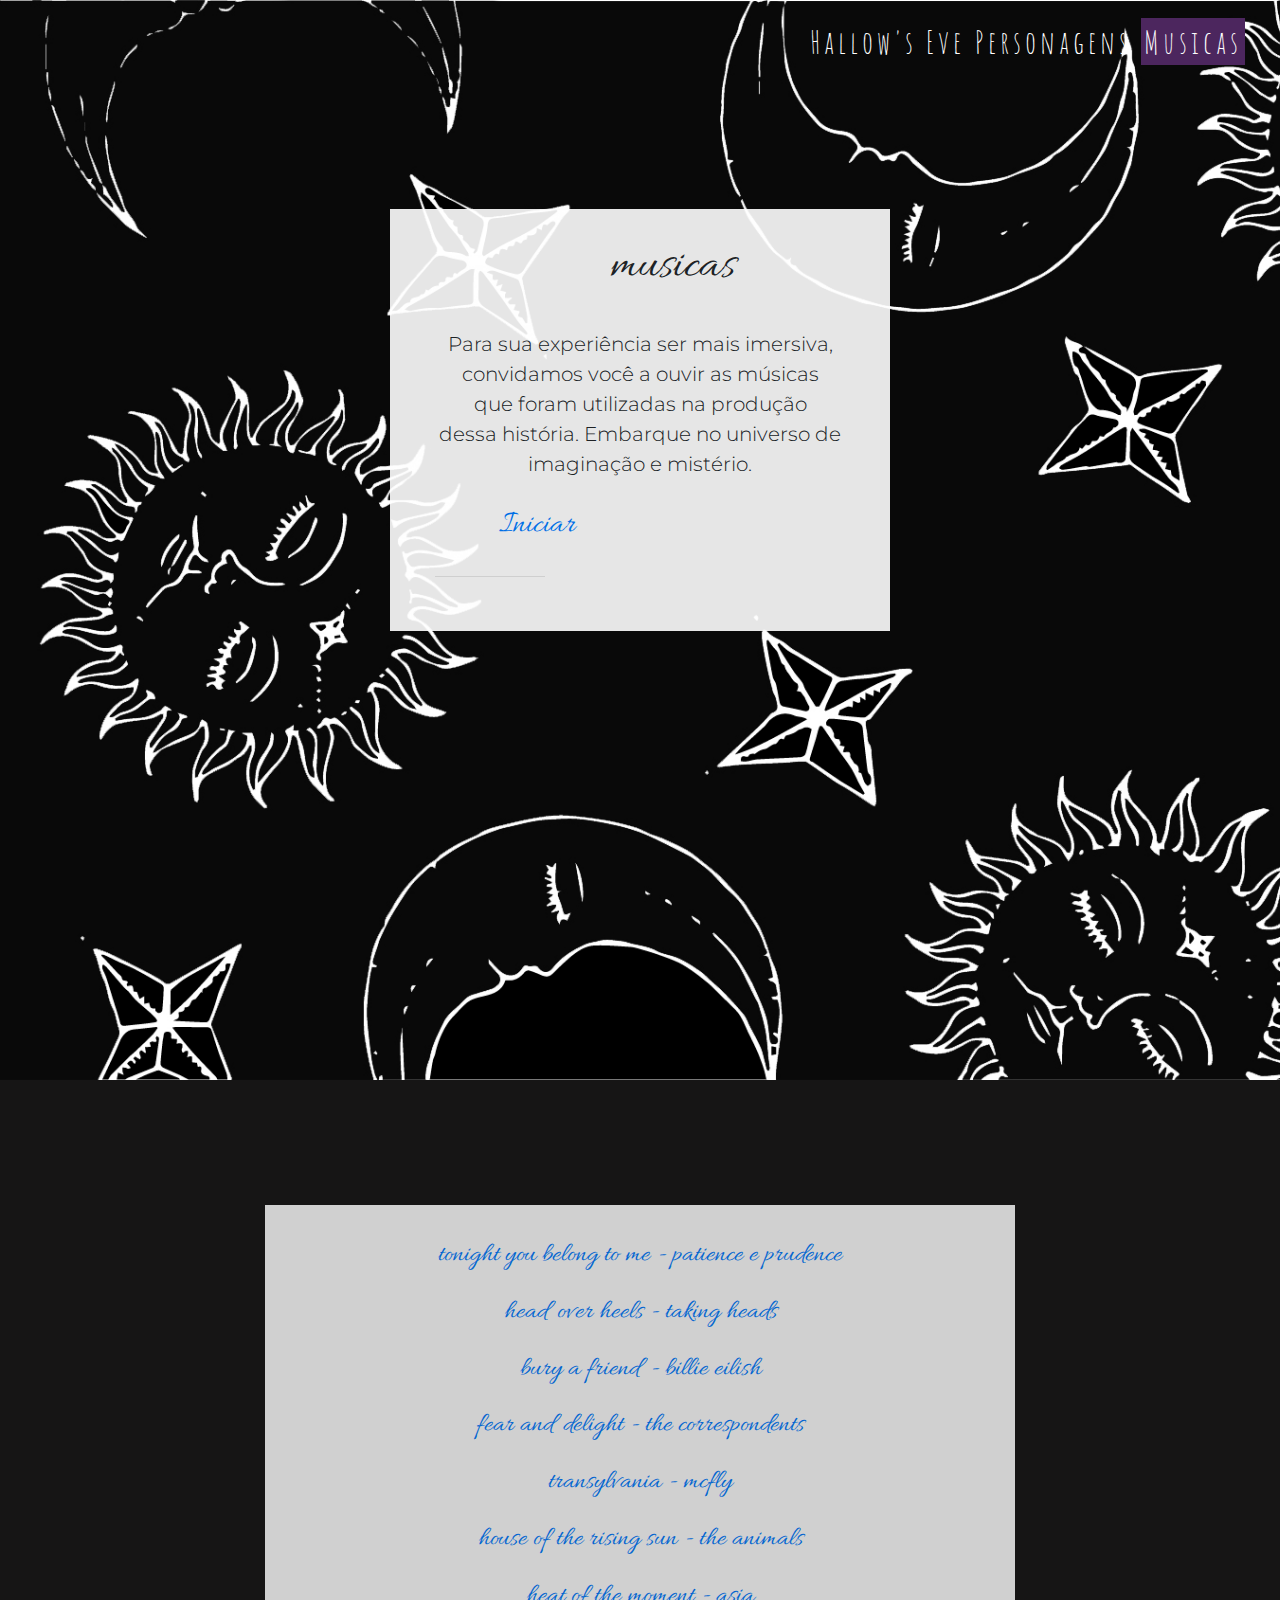
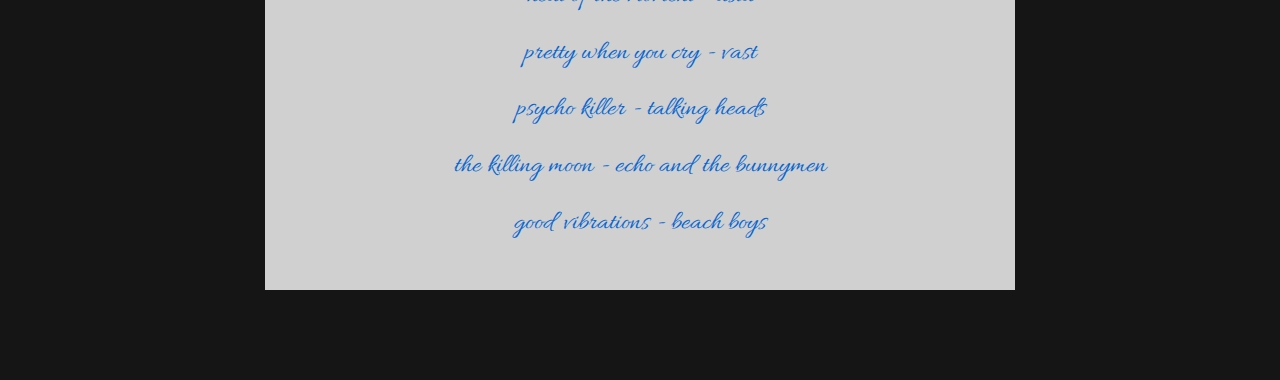
<file: musicas.html>
<!DOCTYPE html>
<html lang="pt-br">
<head>


	<meta charset=utf-8>

	<title> musicas </title>

	<link rel="apple-touch-icon" sizes="57x57" href="/apple-icon-57x57.png">
<link rel="apple-touch-icon" sizes="60x60" href="/apple-icon-60x60.png">
<link rel="apple-touch-icon" sizes="72x72" href="/apple-icon-72x72.png">
<link rel="apple-touch-icon" sizes="76x76" href="/apple-icon-76x76.png">
<link rel="apple-touch-icon" sizes="114x114" href="/apple-icon-114x114.png">
<link rel="apple-touch-icon" sizes="120x120" href="/apple-icon-120x120.png">
<link rel="apple-touch-icon" sizes="144x144" href="/apple-icon-144x144.png">
<link rel="apple-touch-icon" sizes="152x152" href="/apple-icon-152x152.png">
<link rel="apple-touch-icon" sizes="180x180" href="/apple-icon-180x180.png">
<link rel="icon" type="image/png" sizes="192x192"  href="/android-icon-192x192.png">
<link rel="icon" type="image/png" sizes="32x32" href="/favicon-32x32.png">
<link rel="icon" type="image/png" sizes="96x96" href="/favicon-96x96.png">
<link rel="icon" type="image/png" sizes="16x16" href="/favicon-16x16.png">
<link rel="manifest" href="/manifest.json">
<meta name="msapplication-TileColor" content="#ffffff">
<meta name="msapplication-TileImage" content="/ms-icon-144x144.png">
<meta name="theme-color" content="#ffffff">


	<meta name=viewport content="width=device-width, initial-scale=1">
	

	<link rel="stylesheet" href="https://stackpath.bootstrapcdn.com/bootstrap/4.3.1/css/bootstrap.min.css" integrity="sha384-ggOyR0iXCbMQv3Xipma34MD+dH/1fQ784/j6cY/iJTQUOhcWr7x9JvoRxT2MZw1T" crossorigin="anonymous">

	<link rel="stylesheet" type="text/css" href="estilo_musicas.css">


	<link href="https://fonts.googleapis.com/css?family=Anton&display=swap&subset=latin-ext" rel="stylesheet">

	<link href="https://fonts.googleapis.com/css?family=Amatic+SC&display=swap" rel="stylesheet">

	<link href="https://fonts.googleapis.com/css?family=Montserrat:400,400i&display=swap&subset=latin-ext" rel="stylesheet">

	<link href="https://fonts.googleapis.com/css?family=Allura&display=swap" rel="stylesheet">



</head>
<body>

	<header class="col-lg-12">
		<div class="container-fluid">
			<div class="row">
				<div class="col-12 navbar-text">
					<ul>
						<li> <span id="fixo">Musicas</span></li>
						<li> <a href="./personagens.html">Personagens</a> </li>
						<li> <a href="./index.html">Hallow's Eve</a> </li>


					</ul>

				</div>
			</div>

		</div>

		<div class="container-fluid padding col-lg-12">
			<div class="row text-center">
				<div id="music">
					<h3> musicas </h3>
					<br>

					<p class="lead"> Para sua experiência ser mais imersiva, convidamos você a ouvir as músicas<br>  que foram utilizadas na produção <br> dessa história. Embarque no universo de imaginação e mistério. </p>
					<div class="col-span-3 col-sm-3 iniciar">
						<div class="smooth-scroll smooth-scroll-btn">
							
							<h3><a href="#inicio" class="iniciar"> Iniciar</a></h3>


						</div>

						<hr class="my-4 col-12">
					</div>
				</div>
			</div>
		</div>

	</header>


	<div class="container-fluid padding col-12 article">
		<div id="inicio">


			<div class="row text-center padding">
				<div class=" col-sm-12 col-lg-12" >
					<div id="lista-links">
						<ul class="musicas">
							<li> <p><a href="https://www.youtube.com/watch?v=fOjVjc5vJ6I&list=PL5ri-cuyFHPb6RZq84ax6B7Kgyhins5GP"> tonight you belong to me - patience e prudence </a> </p> </li>
							<li> <p> <a href="https://www.youtube.com/watch?v=NYx8IHJ9dWE&list=PL5ri-cuyFHPb6RZq84ax6B7Kgyhins5GP&index=2"> head over heels - taking heads </a> </p> </li>
							<li>  <p><a href="https://www.youtube.com/watch?v=HUHC9tYz8ik&list=PL5ri-cuyFHPb6RZq84ax6B7Kgyhins5GP&index=3"> bury a friend - billie eilish </a> </p> </li>
							<li> <p> <a href="https://www.youtube.com/watch?v=ABS-mlep5rY&list=PL5ri-cuyFHPb6RZq84ax6B7Kgyhins5GP&index=4"> fear and delight - the correspondents </a> </p> </li>
							<li> <p><a href="https://www.youtube.com/watch?v=VRZC6QPrAS8&list=PL5ri-cuyFHPb6RZq84ax6B7Kgyhins5GP&index=5"> transylvania - mcfly </a> </p> </li>
							<li> <p><a href="https://www.youtube.com/watch?v=eb3vEZZQO_I&list=PL5ri-cuyFHPb6RZq84ax6B7Kgyhins5GP&index=6"> house of the rising sun - the animals </a> </p> </li>
							<li> <p><a href="https://www.youtube.com/watch?v=nvdYll1euGU&list=PL5ri-cuyFHPb6RZq84ax6B7Kgyhins5GP&index=7"> heat of the moment - asia </a> </p> </li>	
							<li> <p><a href="https://www.youtube.com/watch?v=IOZ6ptqcbUc&list=PL5ri-cuyFHPb6RZq84ax6B7Kgyhins5GP&index=8"> pretty when you cry - vast </a> </p> </li>
							<li> <p><a href="https://www.youtube.com/watch?v=O52jAYa4Pm8&list=PL5ri-cuyFHPb6RZq84ax6B7Kgyhins5GP&index=9"> psycho killer - talking heads </a> </p> </li>
							<li> <p><a href="https://www.youtube.com/watch?v=LWz0JC7afNQ&list=PL5ri-cuyFHPb6RZq84ax6B7Kgyhins5GP&index=10"> the killing moon - echo and the bunnymen </a> </p> </li>
							<li> <p><a href="https://www.youtube.com/watch?v=Eab_beh07HU&list=PL5ri-cuyFHPb6RZq84ax6B7Kgyhins5GP&index=11"> good vibrations - beach boys </a> </p> </li>
						</ul>
					</div>
				</div>
			</div>
		</div>
	</div>

	<script src="https://code.jquery.com/jquery-3.3.1.slim.min.js" integrity="sha384-q8i/X+965DzO0rT7abK41JStQIAqVgRVzpbzo5smXKp4YfRvH+8abtTE1Pi6jizo" crossorigin="anonymous"></script>
	<script src="https://cdnjs.cloudflare.com/ajax/libs/popper.js/1.14.7/umd/popper.min.js" integrity="sha384-UO2eT0CpHqdSJQ6hJty5KVphtPhzWj9WO1clHTMGa3JDZwrnQq4sF86dIHNDz0W1" crossorigin="anonymous"></script>
	<script src="https://stackpath.bootstrapcdn.com/bootstrap/4.3.1/js/bootstrap.min.js" integrity="sha384-JjSmVgyd0p3pXB1rRibZUAYoIIy6OrQ6VrjIEaFf/nJGzIxFDsf4x0xIM+B07jRM" crossorigin="anonymous"></script>

	<script> $('#meuModal').modal(options) </script>




</body>
</html>
</file>
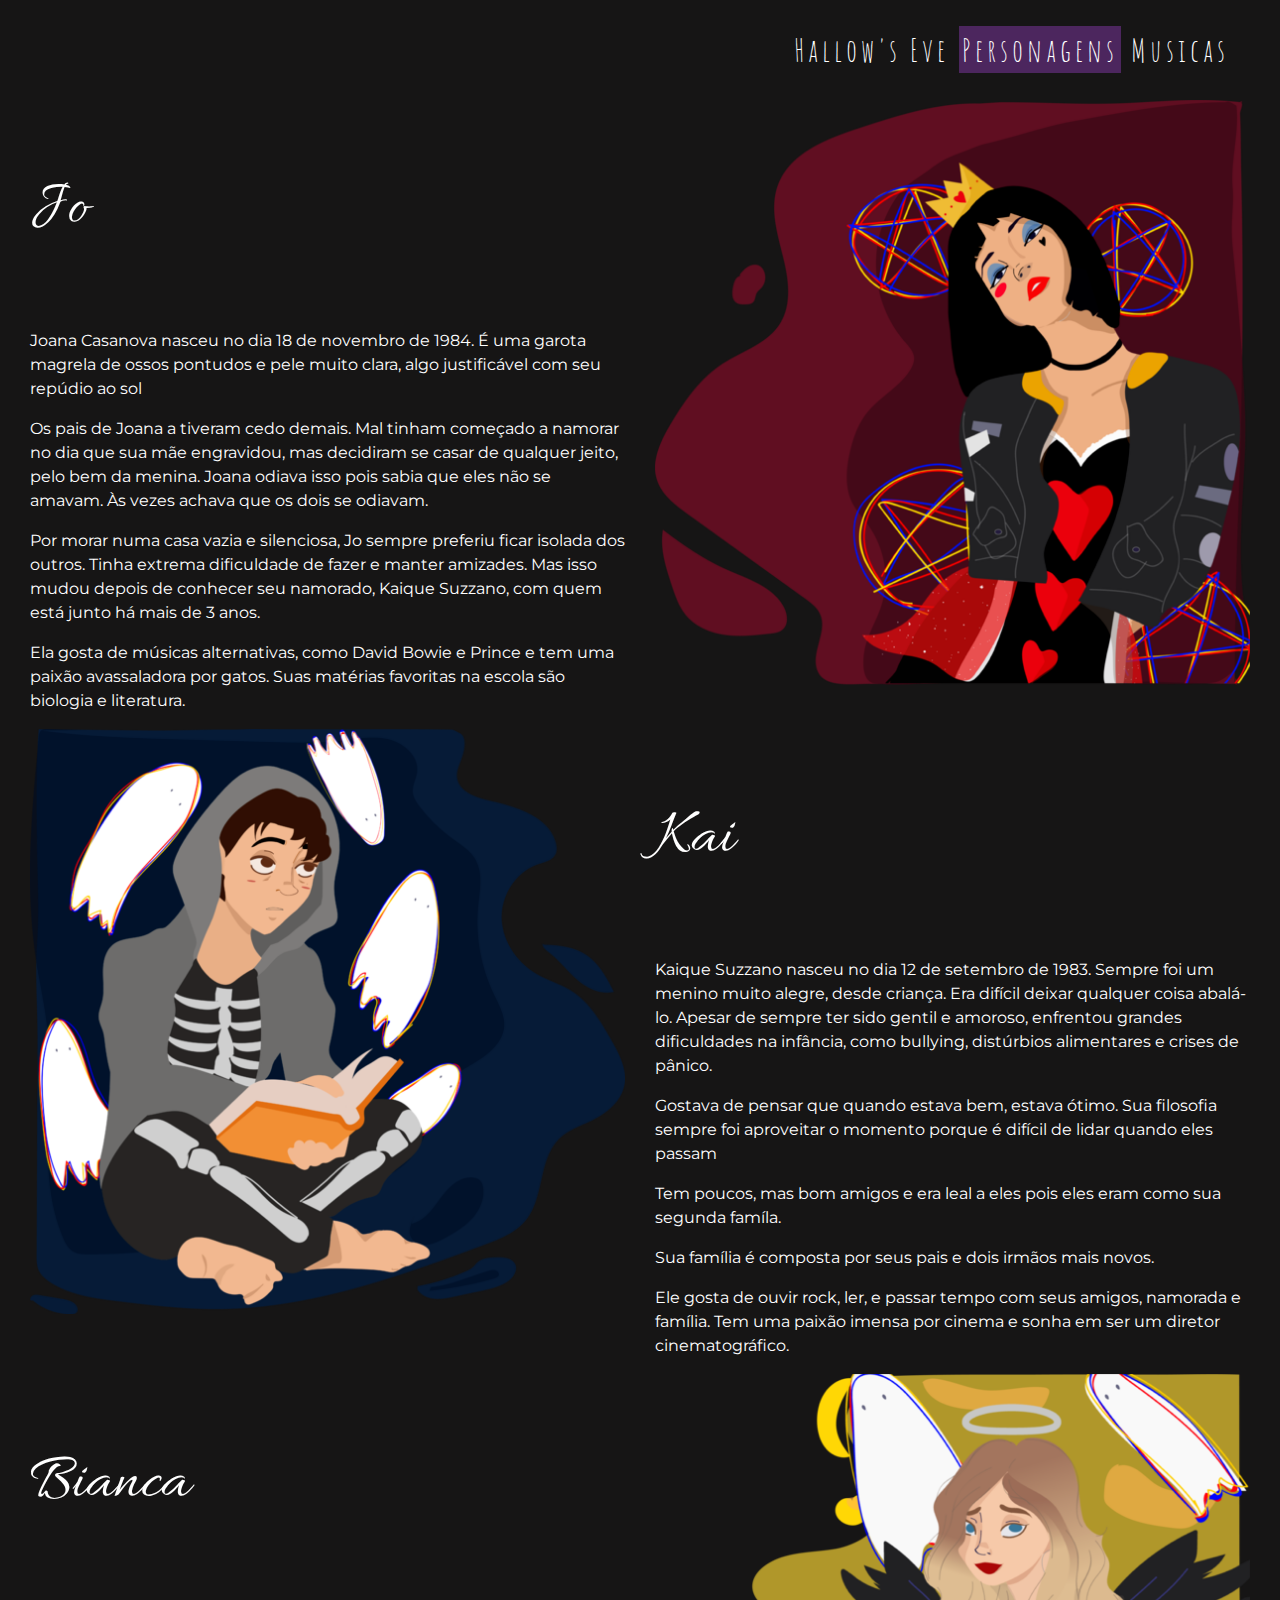
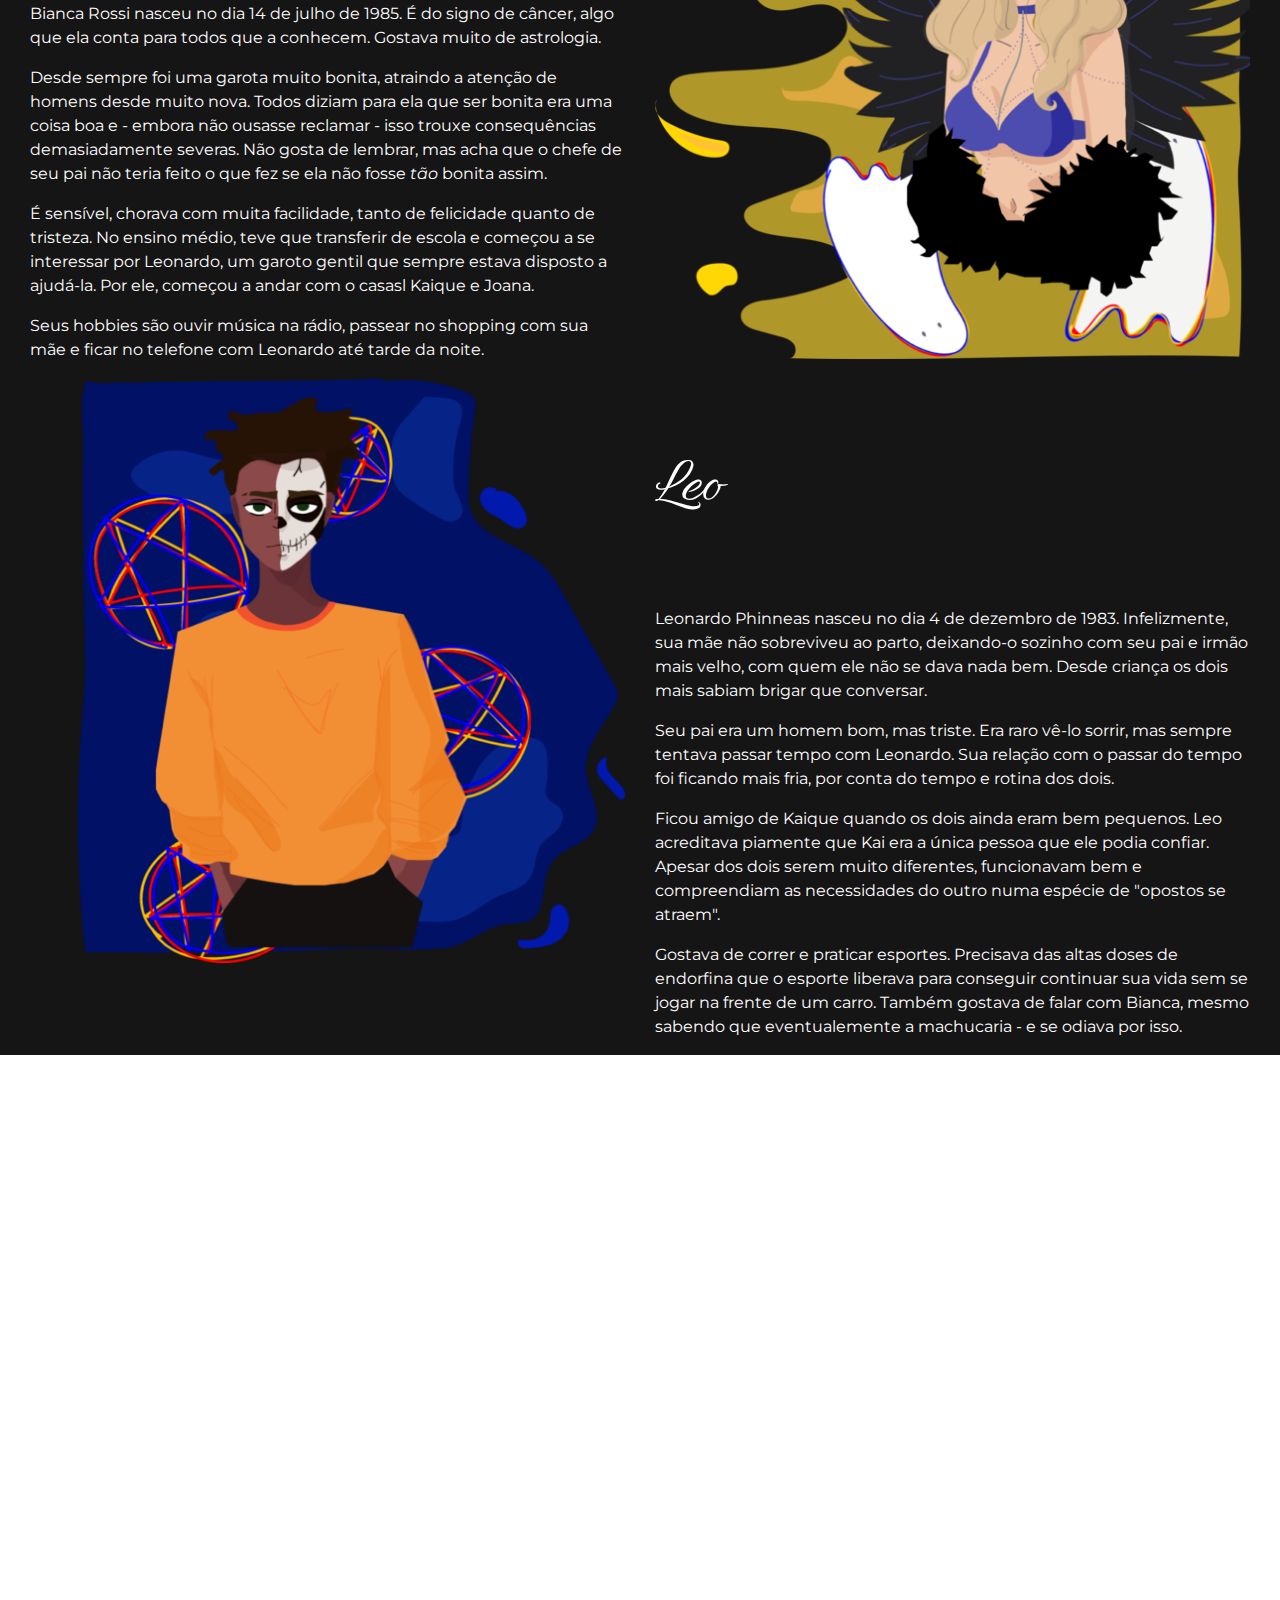
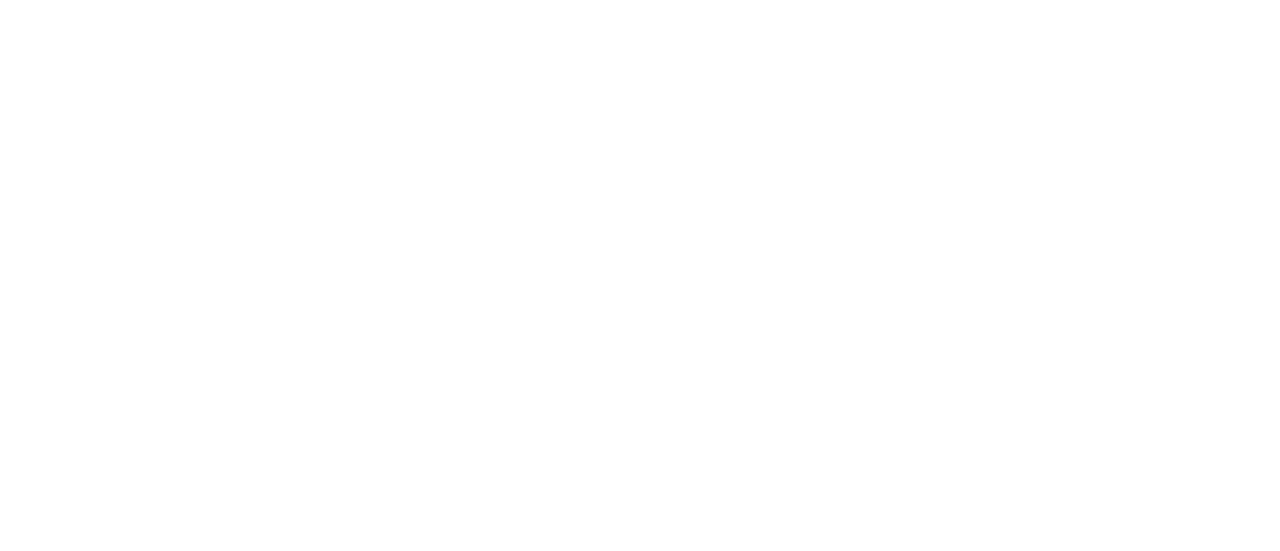
<file: personagens.html>
<!DOCTYPE html>
<html lang="pt-br">
<head>
	<meta charset=utf-8>
	<title> personagens </title>

	<meta name=viewport content="width=device-width, initial-scale=1">
	

	<link rel="stylesheet" href="https://stackpath.bootstrapcdn.com/bootstrap/4.3.1/css/bootstrap.min.css" integrity="sha384-ggOyR0iXCbMQv3Xipma34MD+dH/1fQ784/j6cY/iJTQUOhcWr7x9JvoRxT2MZw1T" crossorigin="anonymous">

	
	<link href="https://fonts.googleapis.com/css?family=Anton&display=swap&subset=latin-ext" rel="stylesheet">

	<link href="https://fonts.googleapis.com/css?family=Amatic+SC&display=swap" rel="stylesheet">

	<link href="https://fonts.googleapis.com/css?family=Montserrat:400,400i&display=swap&subset=latin-ext" rel="stylesheet">

	<link href="https://fonts.googleapis.com/css?family=Allura&display=swap" rel="stylesheet">

	<link rel="stylesheet" type="text/css" href="estilo_personagens.css">

	<link rel="apple-touch-icon" sizes="57x57" href="/apple-icon-57x57.png">
<link rel="apple-touch-icon" sizes="60x60" href="/apple-icon-60x60.png">
<link rel="apple-touch-icon" sizes="72x72" href="/apple-icon-72x72.png">
<link rel="apple-touch-icon" sizes="76x76" href="/apple-icon-76x76.png">
<link rel="apple-touch-icon" sizes="114x114" href="/apple-icon-114x114.png">
<link rel="apple-touch-icon" sizes="120x120" href="/apple-icon-120x120.png">
<link rel="apple-touch-icon" sizes="144x144" href="/apple-icon-144x144.png">
<link rel="apple-touch-icon" sizes="152x152" href="/apple-icon-152x152.png">
<link rel="apple-touch-icon" sizes="180x180" href="/apple-icon-180x180.png">
<link rel="icon" type="image/png" sizes="192x192"  href="/android-icon-192x192.png">
<link rel="icon" type="image/png" sizes="32x32" href="/favicon-32x32.png">
<link rel="icon" type="image/png" sizes="96x96" href="/favicon-96x96.png">
<link rel="icon" type="image/png" sizes="16x16" href="/favicon-16x16.png">
<link rel="manifest" href="/manifest.json">
<meta name="msapplication-TileColor" content="#ffffff">
<meta name="msapplication-TileImage" content="/ms-icon-144x144.png">
<meta name="theme-color" content="#ffffff">



</head>
<body>

	<header>

		<div class="container-fluid">
			<div class="row-reverse">
				<div class="navbar">

					<div class="col-12 navbar-text">
						<ul>
							<li> <a href="./musicas.html">Musicas</a> </li>
							<li> <span id="fixo"> Personagens </span></li>
							<li> <a href="./index.html">Hallow's Eve</a> </li>
						</ul>

					</div>

				</div>
			</div>

		</div>



	</header>
	<!-- PARTE JOANA -->

	<div class="container-fluid article-1"> 

		<div class="container-fluid padding">
			<div class="row padding">
				<div class="col-lg-6">
					<br>
					<br>
					<br>
					<h2>Jo</h2>
					<br>
					<br>
					<br>

					<p> Joana Casanova nasceu no dia 18 de novembro de 1984. É uma garota magrela de ossos pontudos e pele muito clara, algo justificável com seu repúdio ao sol </p>
					<p> Os pais de Joana a tiveram cedo demais. Mal tinham começado a namorar no dia que sua mãe engravidou, mas decidiram se casar de qualquer jeito, pelo bem da menina. Joana odiava isso pois sabia que eles não se amavam. Às vezes achava que os dois se odiavam. </p>
					<p> Por morar numa casa vazia e silenciosa, Jo sempre preferiu ficar isolada dos outros. Tinha extrema dificuldade de fazer e manter amizades. Mas isso mudou depois de conhecer seu namorado, Kaique Suzzano, com quem está junto há mais de 3 anos. </p> 
					<p> Ela gosta de músicas alternativas, como David Bowie e Prince e tem uma paixão avassaladora por gatos. Suas matérias favoritas na escola são biologia e literatura. </p>


				</div>
				<figure class="col-lg-6">
					<img src="./imagens/joana-4.png" alt="Ilustração de Joana em sua fantasia de Rainha de Copas." class="img-fluid">

				</figure>	

			</div>


		</div>


	</div>
	






	<!-- PARTE KAIQUE -->


	<div class="container-fluid article-2"> 
		<div class="container-fluid padding">
			<div class="row padding">
				<figure class="col-lg-6">
					<img src="./imagens/kai-4.png" alt="Ilustração de Kaique em sua fantasia de Donnie Darko." class="img-fluid">


				</figure>
				<div class="col-lg-6">
					<br>
					<br>
					<br>

					


					<h2>Kai</h2>

					<br>
					<br>
					<br>
					<p> Kaique Suzzano nasceu no dia 12 de setembro de 1983. Sempre foi um menino muito alegre, desde criança. Era difícil deixar qualquer coisa abalá-lo. Apesar de sempre ter sido gentil e amoroso, enfrentou grandes dificuldades na infância, como bullying, distúrbios alimentares e crises de pânico. </p>
					<p> Gostava de pensar que quando estava bem, estava ótimo. Sua filosofia sempre foi aproveitar o momento porque é difícil de lidar quando eles passam </p>
					<p> Tem poucos, mas bom amigos e era leal a eles pois eles eram como sua segunda famíla. </p> 
					<p> Sua família é composta por seus pais e dois irmãos mais novos. </p>
					<p> Ele gosta de ouvir rock, ler, e passar tempo com seus amigos, namorada e família. Tem uma paixão imensa por cinema e sonha em ser um diretor cinematográfico. </p>

				</div>	

				

			</div>


		</div>
	</div>



	<!-- PARTE BIANCA -->


	<div class="container-fluid article-3"> 
		<div class="container-fluid padding">
			<div class="row padding">
				<div class="col-lg-6">
					<br>
					<br>
					<br>
					<h2>Bianca</h2>
					<br>
					<br>
					<br>
					<p> Bianca Rossi nasceu no dia 14 de julho de 1985. É do signo de câncer, algo que ela conta para todos que a conhecem. Gostava muito de astrologia. </p>
					<p> Desde sempre foi uma garota muito bonita, atraindo a atenção de homens desde muito nova. Todos diziam para ela que ser bonita era uma coisa boa e - embora não ousasse reclamar - isso trouxe consequências demasiadamente severas. Não gosta de lembrar, mas acha que o chefe de seu pai não teria feito o que fez se ela não fosse <em> tão </em> bonita assim. </p>
					<p> É sensível, chorava com muita facilidade, tanto de felicidade quanto de tristeza. No ensino médio, teve que transferir de escola e começou a se interessar por Leonardo, um garoto gentil que sempre estava disposto a ajudá-la. Por ele, começou a andar com o casasl Kaique e Joana. </p> 
					<p> Seus hobbies são ouvir música na rádio, passear no shopping com sua mãe e ficar no telefone com Leonardo até tarde da noite. </p>


				</div>
				<figure class="col-lg-6">
					<img src="./imagens/bianca-4.png" alt="Ilustração de Bianca em sua fantasia de anjo com asas negras." class="img-fluid">

				</figure>	

			</div>


		</div>
	</div>



	<!-- PARTE LEONARDO -->


	<div class="container-fluid article-4">
		<div class="container-fluid padding">
			<div class="row padding">
				<figure class="col-lg-6">
					<img src="./imagens/leo-4.png" alt="Ilustração de Leonardo com metade de seu rosto pintado de branco e preto, como uma caveira." class="img-fluid">


				</figure>
				<div class="col-lg-6">
					<br>
					<br>
					<br>

					<h2>Leo</h2>
					<br>
					<br>
					<br>
					<p> Leonardo Phinneas nasceu no dia 4 de dezembro de 1983. Infelizmente, sua mãe não sobreviveu ao parto, deixando-o sozinho com seu pai e irmão mais velho, com quem ele não se dava nada bem. Desde criança os dois mais sabiam brigar que conversar. </p>
					<p> Seu pai era um homem bom, mas triste. Era raro vê-lo sorrir, mas sempre tentava passar tempo com Leonardo. Sua relação com o passar do tempo foi ficando mais fria, por conta do tempo e rotina dos dois. </p>
					<p> Ficou amigo de Kaique quando os dois ainda eram bem pequenos. Leo acreditava piamente que Kai era a única pessoa que ele podia confiar. Apesar dos dois serem muito diferentes, funcionavam bem e compreendiam as necessidades do outro numa espécie de "opostos se atraem". </p> 
					<p>Gostava de correr e praticar esportes. Precisava das altas doses de endorfina que o esporte liberava para conseguir continuar sua vida sem se jogar na frente de um carro. Também gostava de falar com Bianca, mesmo sabendo que eventualemente a machucaria - e se odiava por isso. </p>

				</div>	

			</div>


		</div>
	</div>

	<footer>
		<figure class="fixed-wrap img-fluid">
			<div id="fixed">
			</div>

		</figure>
	</footer>






	<script src="https://code.jquery.com/jquery-3.3.1.slim.min.js" integrity="sha384-q8i/X+965DzO0rT7abK41JStQIAqVgRVzpbzo5smXKp4YfRvH+8abtTE1Pi6jizo" crossorigin="anonymous"></script>
	<script src="https://cdnjs.cloudflare.com/ajax/libs/popper.js/1.14.7/umd/popper.min.js" integrity="sha384-UO2eT0CpHqdSJQ6hJty5KVphtPhzWj9WO1clHTMGa3JDZwrnQq4sF86dIHNDz0W1" crossorigin="anonymous"></script>
	<script src="https://stackpath.bootstrapcdn.com/bootstrap/4.3.1/js/bootstrap.min.js" integrity="sha384-JjSmVgyd0p3pXB1rRibZUAYoIIy6OrQ6VrjIEaFf/nJGzIxFDsf4x0xIM+B07jRM" crossorigin="anonymous"></script>

	<script> $('#meuModal').modal(options) </script>

	<script src="https://unpkg.com/aos@2.3.1/dist/aos.js"></script>

	<script>
		AOS.init();
	</script>

</body>
</html>
</file>
<file: estilo_musicas.css>
header {
	background-attachment: relative;
	background-image: url("./imagens/padrao.jpg");
	background-repeat: no-repeat;
	background-size: cover;
	height: 1080px;
	width: 100%;
}

.navbar-text li{
	color: #fff;
	display: inline-block;
	float: right;
	font-family: 'Amatic SC', cursive;
	font-size: 32px;
	margin: 10px 5px;
	position: relative;
	list-style: none;
	letter-spacing: 4px;

}

.navbar-text a{
	color: #fff;
}

 #fixo {
 	background-color: #4C265E;
 	padding: 3px;
 }

 .navbar-text a:hover{
 	background-color: #dd99ff;
	text-decoration: none;
	padding: 3px;
 }


.article {
	background-color: #161515;
	background-size: cover;
	height: 900px;

	
}

.musicas {
	background-color: #fff;
	color: #140F1F;
	opacity: 0.8;
	margin-right: 20%;
	margin-left: 20%;
	margin-top: 10%;
	padding: 30px;
	text-decoration: none;
	list-style: none;
}

.musicas li {
	color: #140F1F;
	font-family: 'Allura', cursive;
	font-size: 1.7rem;
	list-style: none;

}


#music {
	background-color: #fff;
	opacity: 0.9;
	margin-right: 30%;
	margin-left: 30%;
	margin-top: 10%;
	padding: 30px;
	

}

#music h3{
	font-family: 'Allura', cursive;
	font-size: 3rem;
}

.lead {
	font-family: 'Montserrat', sans-serif;

}

.iniciar {
	font-family: 'Allura', cursive;
	font-size: 2rem;

}

h3 {
	margin-left: 4rem;
}


/* MEDIA QUERIES */

@media (max-width: 992px) {

}

@media (max-width: 768px) {

}

@media (max-width: 576px) {

}
</file>
<file: estilo_personagens.css>
/* ----- FONTES ------
font-family: 'Amatic SC', cursive;
font-family: 'Anton', sans-serif;
font-family: 'Cedarville Cursive', cursive;

}
*/

html, body {
	height: 100%;
	width: 100%;
}

header {

	background-color: #161515;	
	background-position: center;
	background-size: cover;

}


.navbar-text li{
	color: #fff;
	display: inline-block;
	float: right;
	font-family: 'Amatic SC', cursive;
	font-size: 32px;
	margin: 10px 5px;
	position: relative;
	list-style: none;
	letter-spacing: 4px;

}

.navbar-text a{
	color: #fff;
}

 #fixo {
 	background-color: #4C265E;
 	padding: 3px;
 }

 .navbar-text a:hover{
 	background-color: #dd99ff;
	text-decoration: none;
	padding: 3px;
 }


/* JOANA */


.article-1 {
	background-color: #161515

}

.article-1 p,em{
	color: #fff;
	font-family: 'Montserrat', sans-serif;

}

.article-1 h2{
	color: #fff;
	font-family: 'Allura', cursive;
	font-size: 4rem
}


/* KAIQUE */

.article-2 {
	background-color: #161515

}

.article-2 p,em{
	color: #fff;
	font-family: 'Montserrat', sans-serif;
}

.article-2 h2{
	color: #fff;
	font-family: 'Allura', cursive;
	font-size: 4rem
}



/* BIANCA */

.article-3 {
	background-color: #161515;

}

.article-3 ,p,em{
	color: #fff;
	font-family: 'Montserrat', sans-serif;
}

.article-3 h2{
	color: #fff;
	font-family: 'Allura', cursive;
	font-size: 4rem
}

/* LEO */



.article-4 {
	background-color: #161515

}

.article-4 p,em{
	color: #fff;
	font-family: 'Montserrat', sans-serif;
}

.article-4 h2{
	color: #fff;
	font-family: 'Allura', cursive;
	font-size: 4rem
}

footer {

	background-attachment: fixed;
	background-image: url("./imagens/capa-personagens-2.png");
	background-position: center;
	background-repeat: no-repeat;
	background-size: cover;
	height: 1080px;

}











/* MEDIA QUERIES */

@media (max-width: 992px) {

}

@media (max-width: 768px) {

}

@media (max-width: 576px) {

}
</file>
